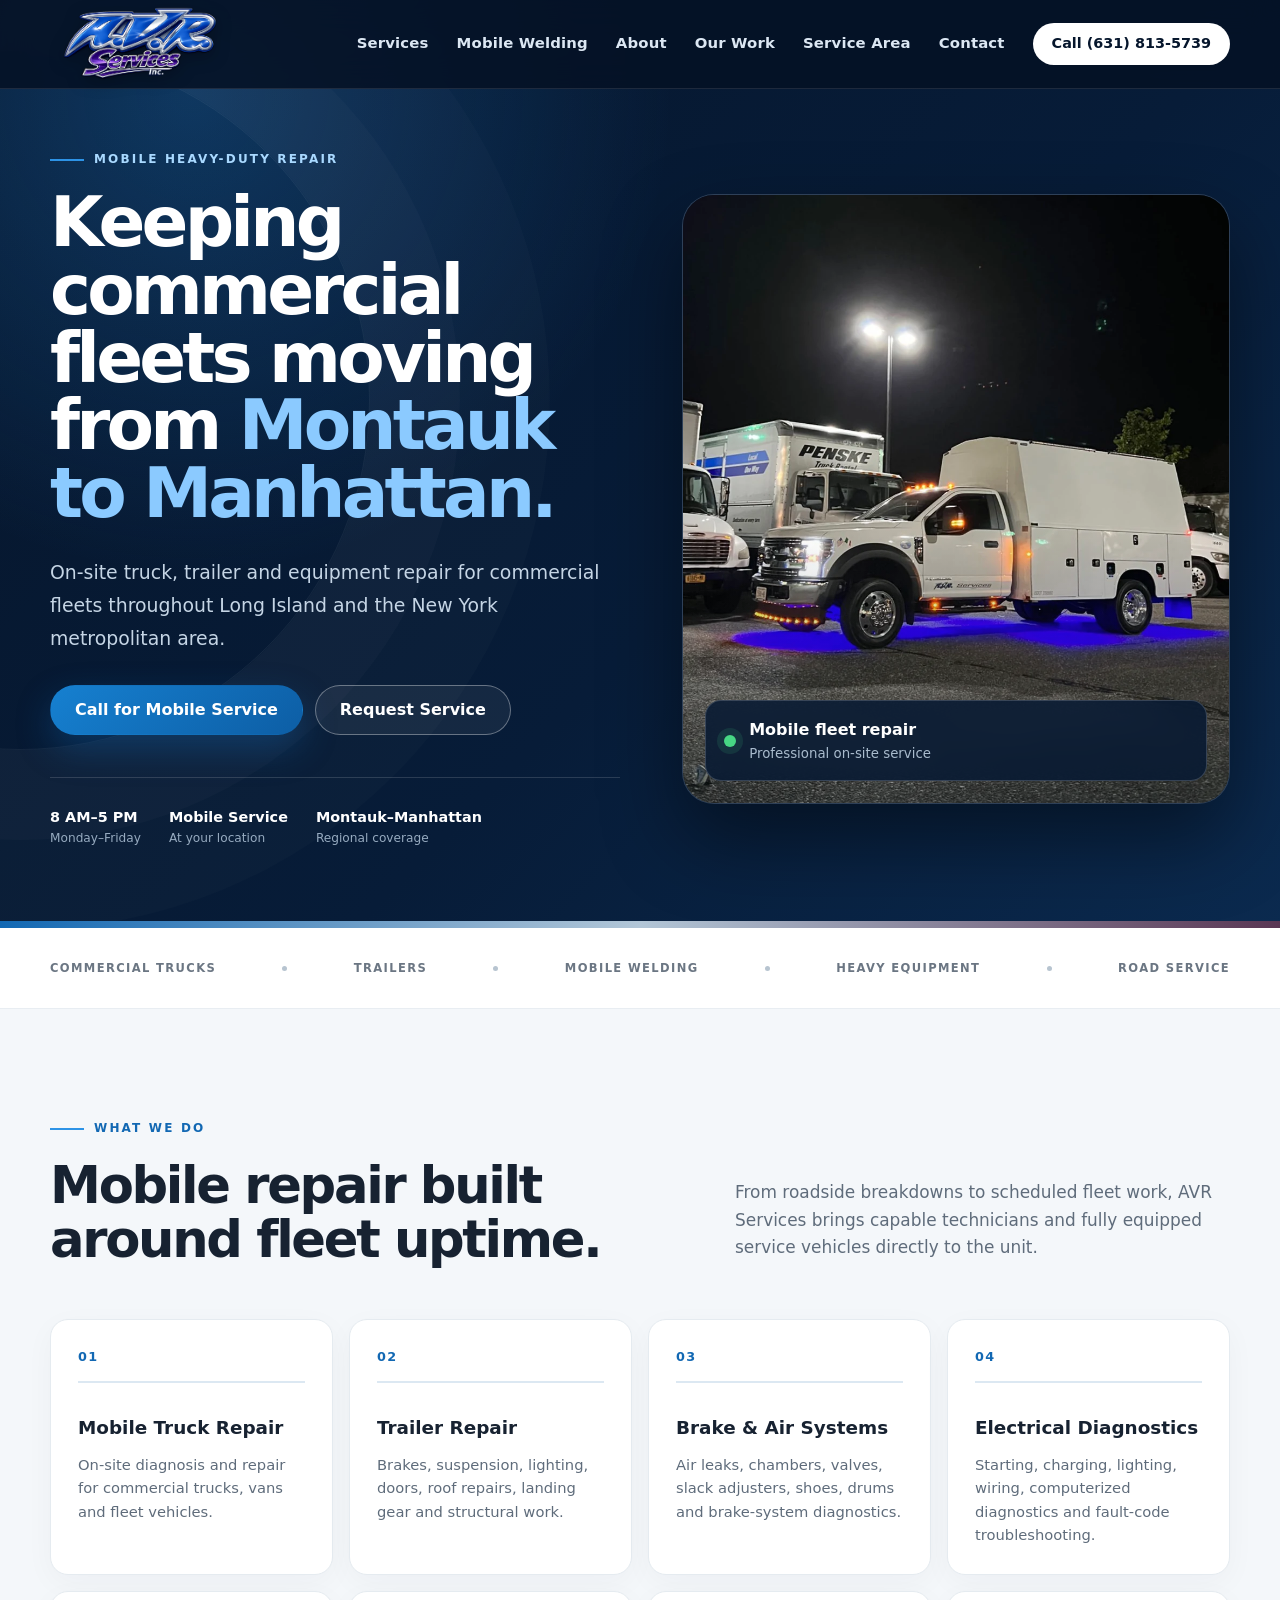
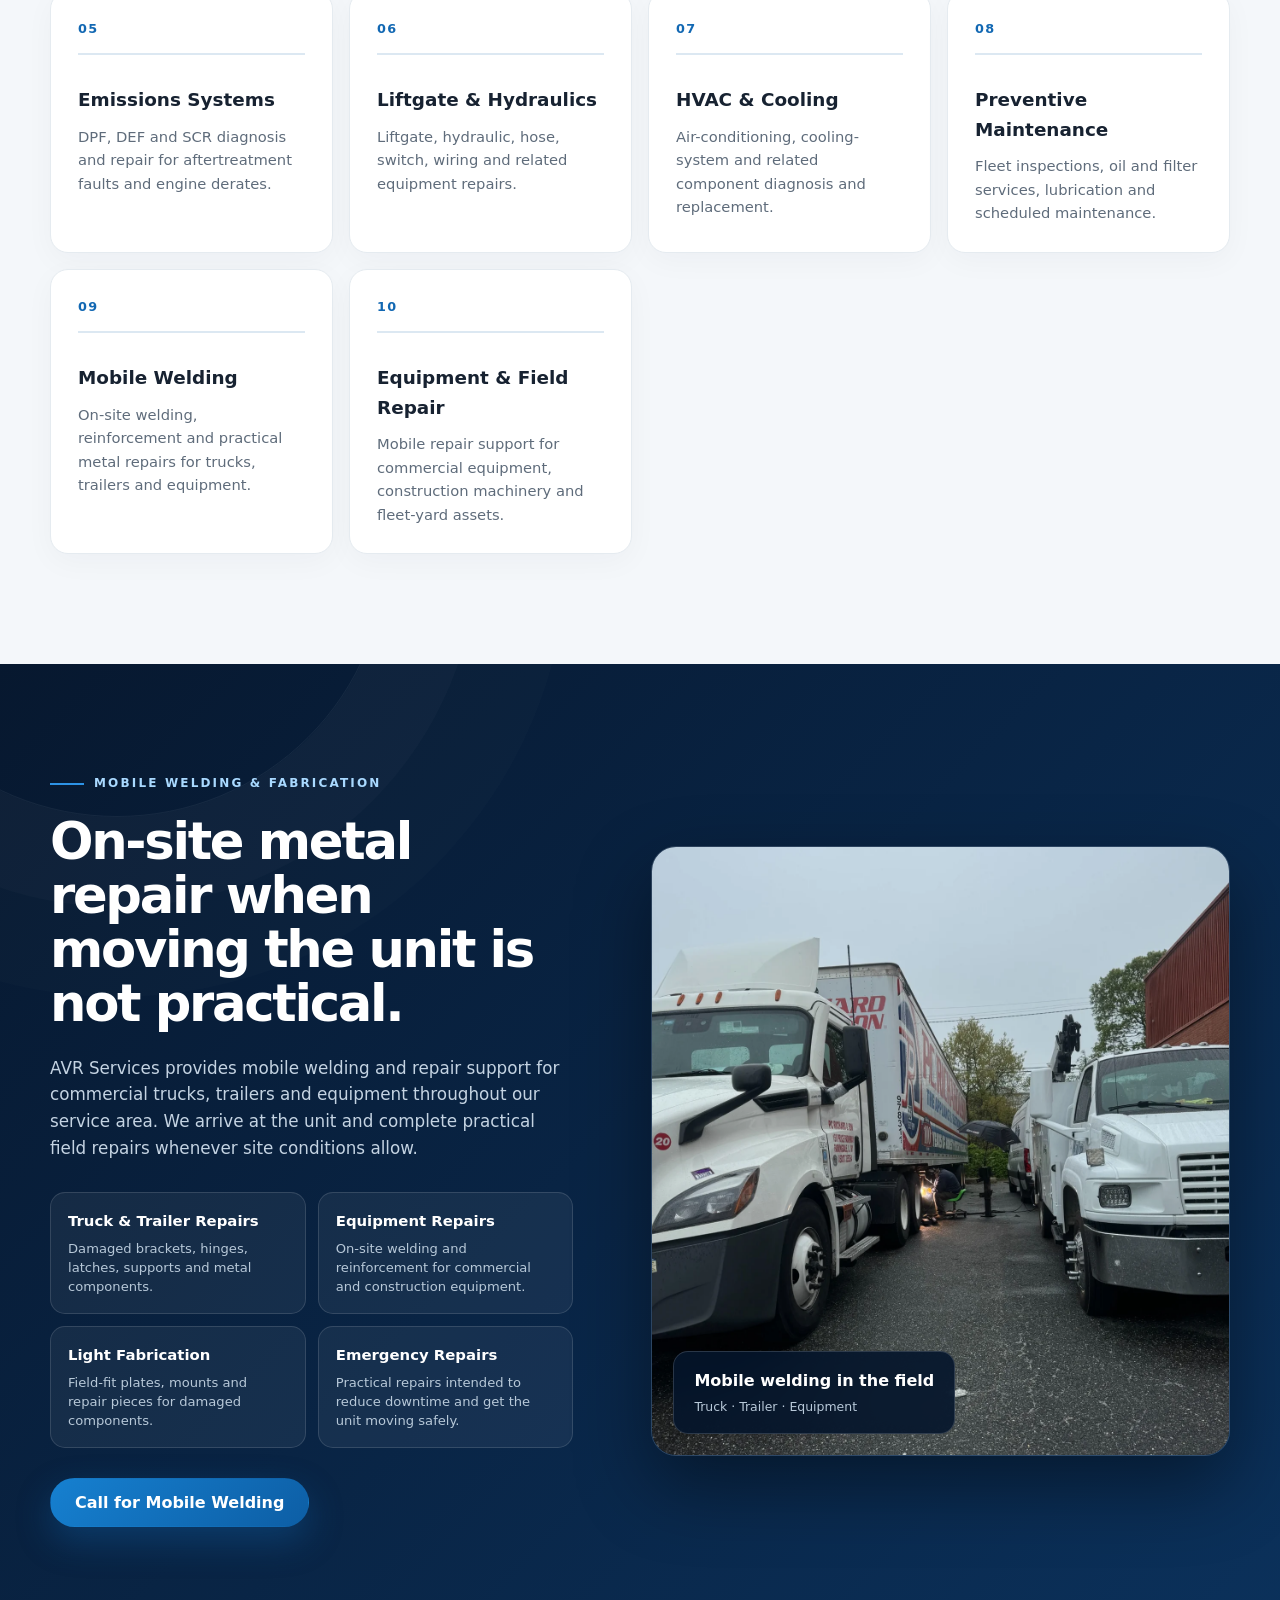
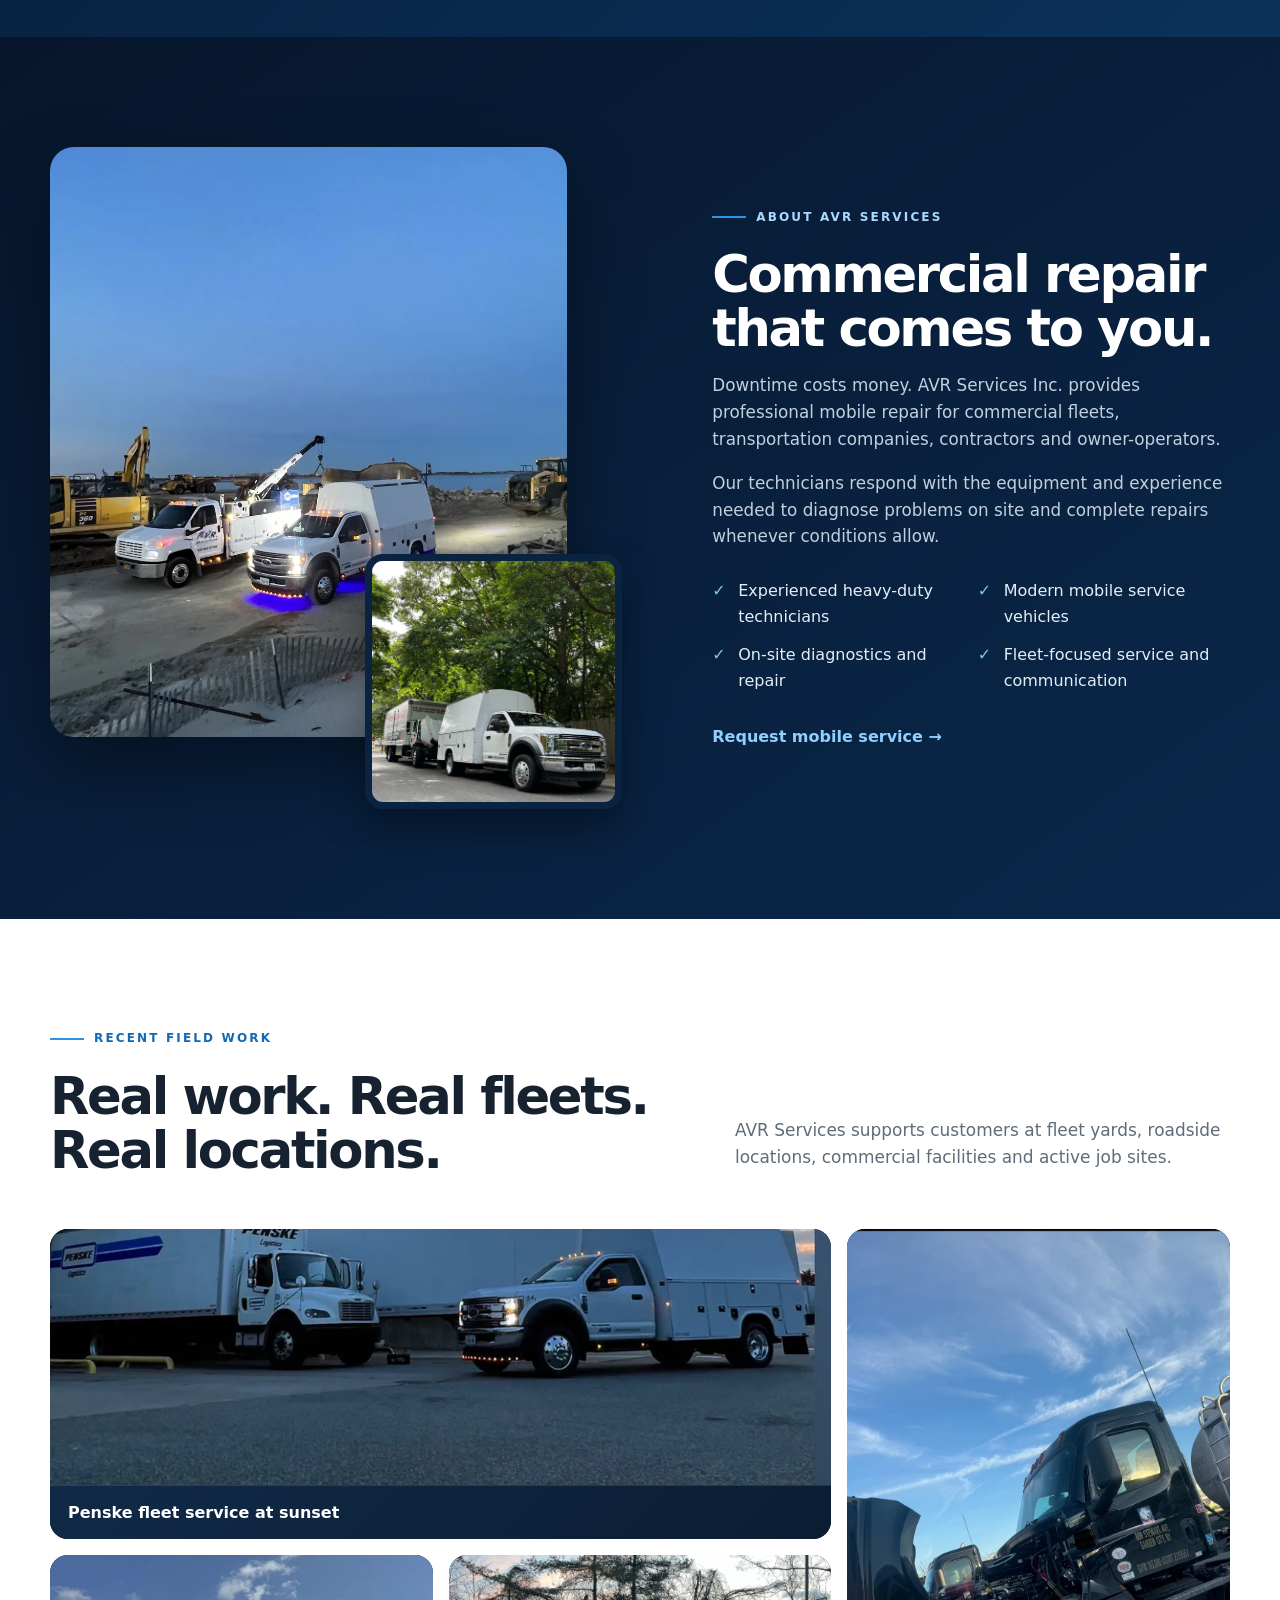
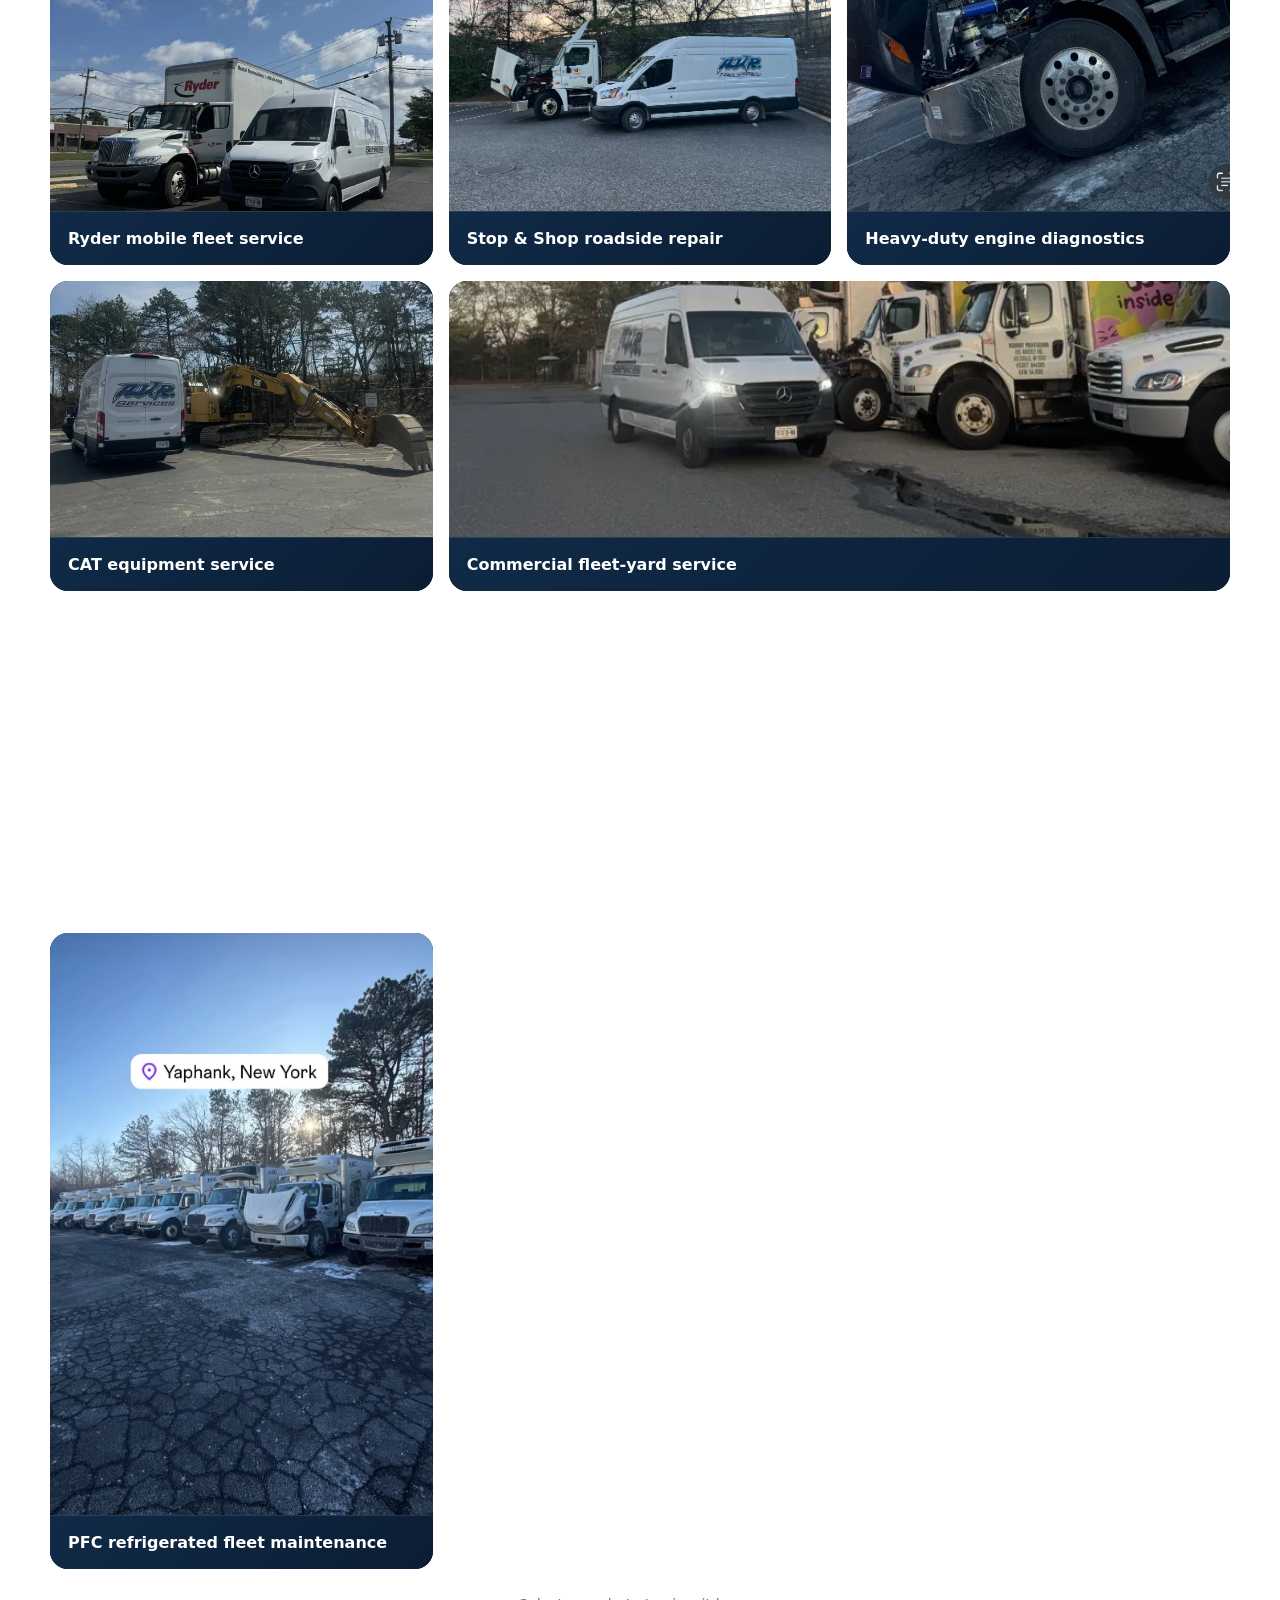
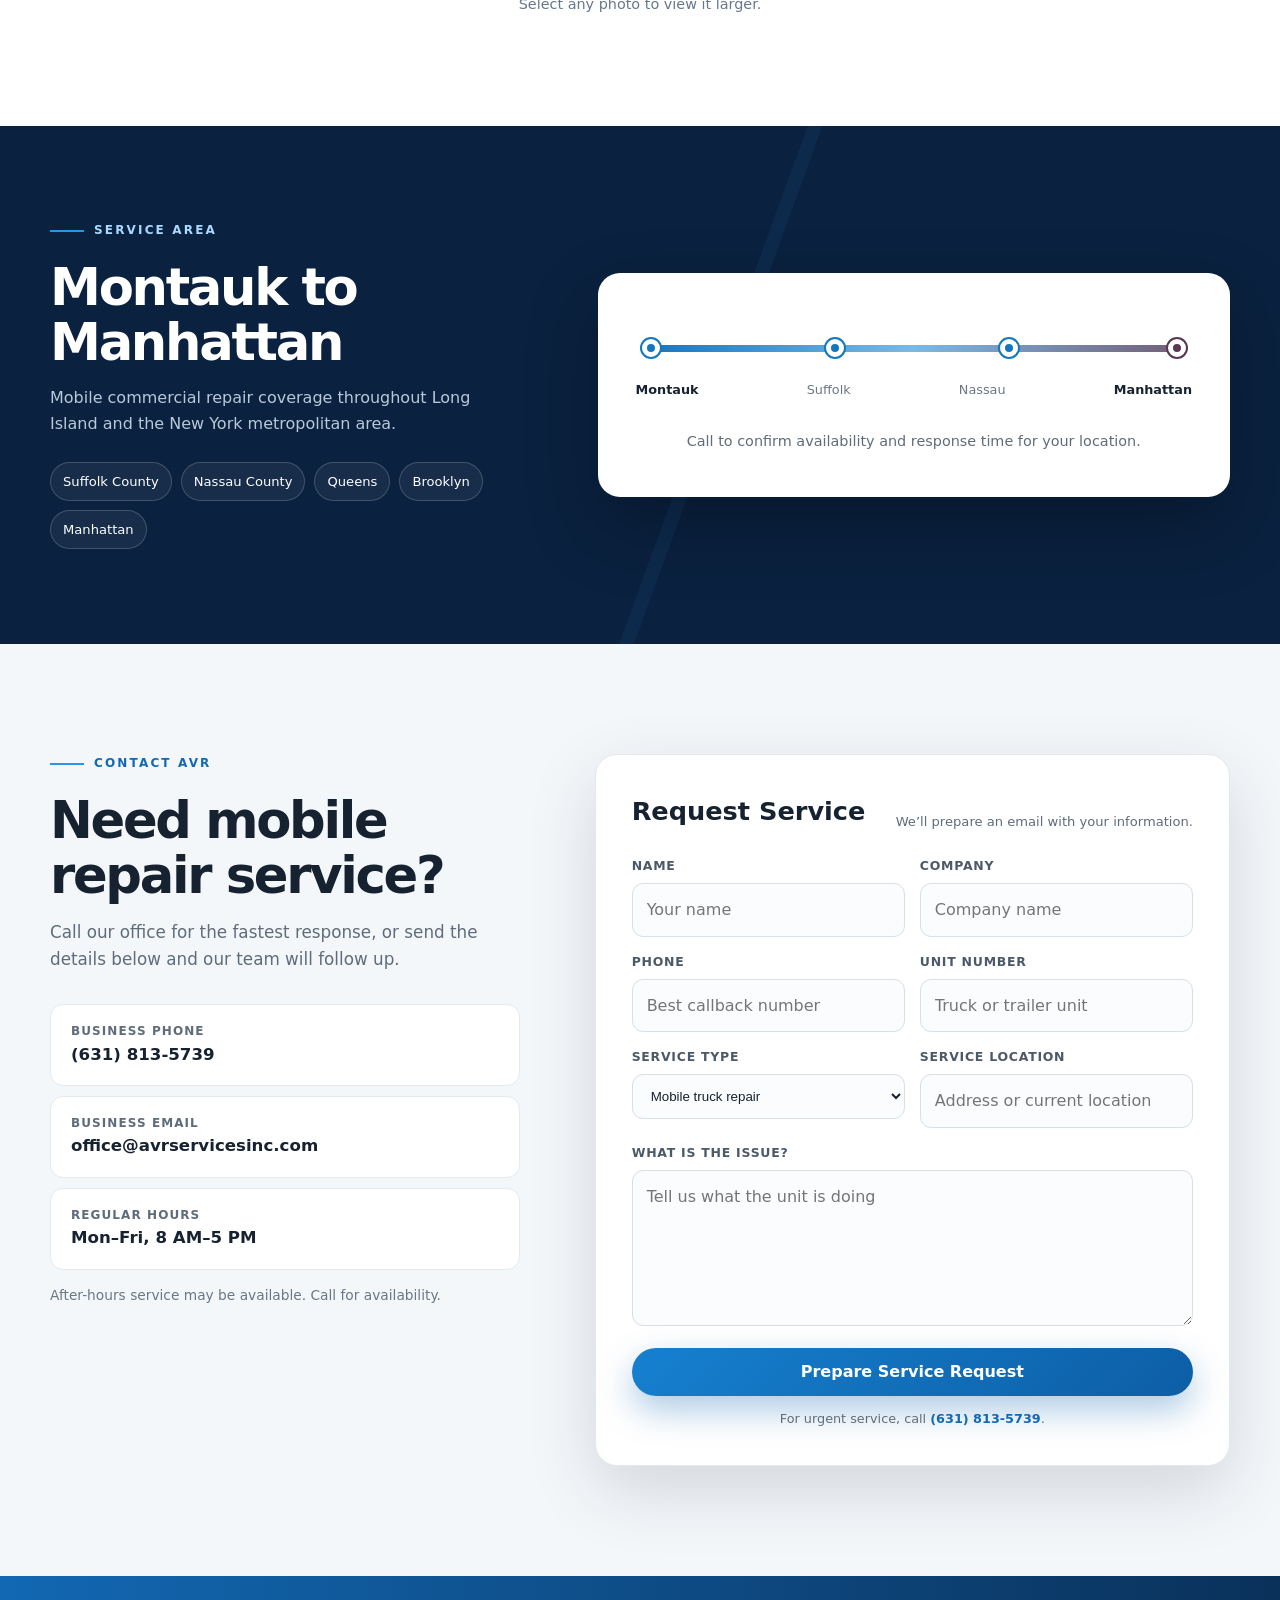
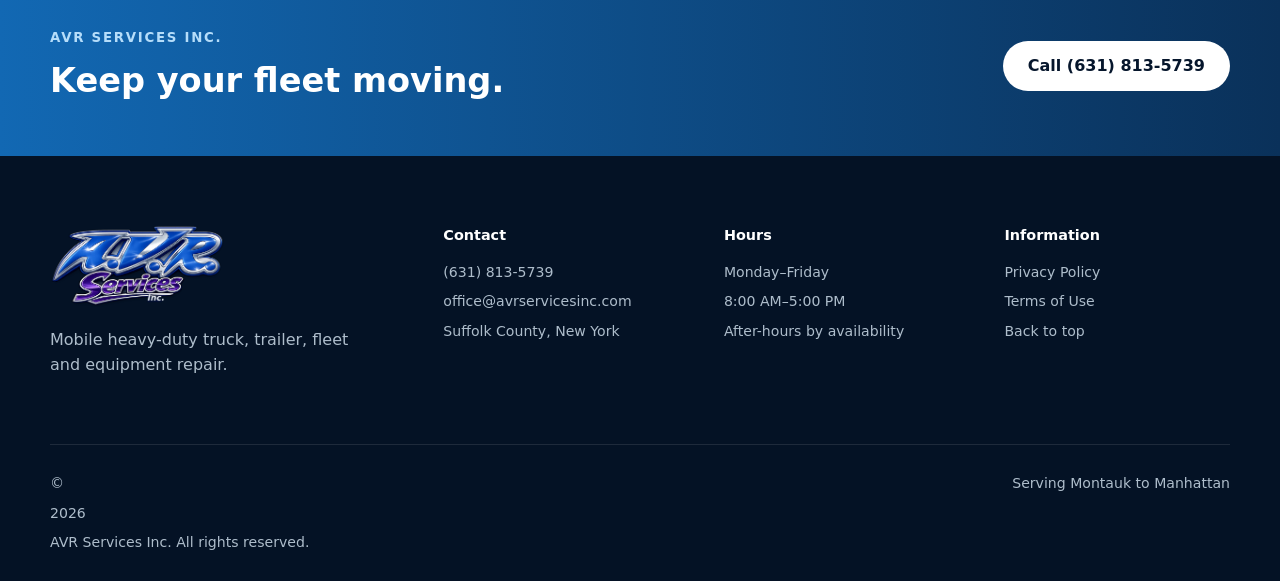
<file: index.html>
<!doctype html>
<!DOCTYPE html>

<html lang="en">
<head>
<meta charset="utf-8"/>
<meta content="width=device-width, initial-scale=1" name="viewport"/>
<meta content="AVR Services Inc. provides mobile heavy-duty truck, trailer, fleet and equipment repair from Montauk to Manhattan." name="description"/>
<meta content="#071a33" name="theme-color"/>
<title>AVR Services Inc. | Mobile Truck &amp; Trailer Repair</title>
<link href="assets/favicon.png" rel="icon"/>
<link href="styles.css" rel="stylesheet"/>
<link href="https://avrservicesinc.com/" rel="canonical"/>
<meta content="website" property="og:type"/>
<meta content="AVR Services Inc. | Mobile Truck, Trailer &amp; Equipment Repair" property="og:title"/>
<meta content="Professional mobile heavy-duty truck, trailer, welding and equipment repair serving Montauk to Manhattan." property="og:description"/>
<meta content="https://avrservicesinc.com/" property="og:url"/>
<meta content="https://avrservicesinc.com/assets/night-hero.webp" property="og:image"/>
<meta content="summary_large_image" name="twitter:card"/>
<meta content="AVR Services Inc. | Mobile Truck, Trailer &amp; Equipment Repair" name="twitter:title"/>
<meta content="Professional mobile heavy-duty truck, trailer, welding and equipment repair serving Montauk to Manhattan." name="twitter:description"/>
<meta content="https://avrservicesinc.com/assets/night-hero.webp" name="twitter:image"/>
<script type="application/ld+json">
{
  "@context": "https://schema.org",
  "@type": "AutoRepair",
  "name": "AVR Services Inc.",
  "url": "https://avrservicesinc.com/",
  "telephone": "+1-631-813-5739",
  "email": "office@avrservicesinc.com",
  "description": "Mobile heavy-duty truck, trailer, welding and equipment repair serving Long Island and the New York metropolitan area.",
  "areaServed": ["Suffolk County", "Nassau County", "Queens", "Brooklyn", "Manhattan", "Long Island"],
  "openingHours": "Mo-Fr 08:00-17:00",
  "image": "https://avrservicesinc.com/assets/night-hero.webp"
}
</script>
</head>
<body>
<a class="skip-link" href="#main">Skip to content</a>
<header class="site-header" id="top">
<div class="container nav-wrap">
<a aria-label="AVR Services home" class="brand" href="#top">
<img alt="AVR Services Inc." src="assets/avr-logo.png"/>
</a>
<details class="mobile-menu"><summary aria-label="Open navigation menu">Menu</summary><nav aria-label="Mobile navigation" class="mobile-menu-links"><a href="#services">Services</a><a href="#welding">Mobile Welding</a><a href="#about">About</a><a href="#gallery">Our Work</a><a href="#service-area">Service Area</a><a href="#contact">Contact</a></nav></details>
<nav aria-label="Main navigation" class="site-nav" id="site-nav">
<a href="#services">Services</a>
<a href="#welding">Mobile Welding</a>
<a href="#about">About</a>
<a href="#gallery">Our Work</a>
<a href="#service-area">Service Area</a>
<a href="#contact">Contact</a>
</nav>
<a class="button button-small nav-call" href="tel:+16318135739">Call (631) 813-5739</a>
</div>
</header>
<main id="main">
<section class="hero">
<div class="hero-glow"></div>
<div class="container hero-grid">
<div class="hero-copy reveal">
<p class="eyebrow"><span></span> Mobile Heavy-Duty Repair</p>
<h1>Keeping commercial fleets moving from <em>Montauk to Manhattan.</em></h1>
<p class="hero-lead">On-site truck, trailer and equipment repair for commercial fleets throughout Long Island and the New York metropolitan area.</p>
<div class="hero-actions">
<a class="button button-primary" href="tel:+16318135739">Call for Mobile Service</a>
<a class="button button-ghost" href="#contact">Request Service</a>
</div>
<div aria-label="Company details" class="hero-meta">
<div><strong>8 AM–5 PM</strong><span>Monday–Friday</span></div>
<div><strong>Mobile Service</strong><span>At your location</span></div>
<div><strong>Montauk–Manhattan</strong><span>Regional coverage</span></div>
</div>
</div>
<div class="hero-photo reveal reveal-delay">
<div class="hero-photo-frame">
<img alt="AVR Services mobile service truck ready for nighttime road service" src="assets/night-hero.webp"/>
<div class="photo-badge">
<span class="pulse"></span>
<div><strong>Mobile fleet repair</strong><small>Professional on-site service</small></div>
</div>
</div>
</div>
</div>
<div class="hero-stripe"></div>
</section>
<section aria-label="Service highlights" class="trust-bar">
<div class="container trust-grid">
<span>Commercial Trucks</span><i></i><span>Trailers</span><i></i><span>Mobile Welding</span><i></i><span>Heavy Equipment</span><i></i><span>Road Service</span>
</div>
</section>
<section class="section services" id="services">
<div class="container">
<div class="section-heading reveal">
<div><p class="eyebrow dark"><span></span> What We Do</p><h2>Mobile repair built around fleet uptime.</h2></div>
<p>From roadside breakdowns to scheduled fleet work, AVR Services brings capable technicians and fully equipped service vehicles directly to the unit.</p>
</div>
<div class="service-grid">
<article class="service-card reveal"><div class="service-icon">01</div><h3>Mobile Truck Repair</h3><p>On-site diagnosis and repair for commercial trucks, vans and fleet vehicles.</p></article>
<article class="service-card reveal"><div class="service-icon">02</div><h3>Trailer Repair</h3><p>Brakes, suspension, lighting, doors, roof repairs, landing gear and structural work.</p></article>
<article class="service-card reveal"><div class="service-icon">03</div><h3>Brake &amp; Air Systems</h3><p>Air leaks, chambers, valves, slack adjusters, shoes, drums and brake-system diagnostics.</p></article>
<article class="service-card reveal"><div class="service-icon">04</div><h3>Electrical Diagnostics</h3><p>Starting, charging, lighting, wiring, computerized diagnostics and fault-code troubleshooting.</p></article>
<article class="service-card reveal"><div class="service-icon">05</div><h3>Emissions Systems</h3><p>DPF, DEF and SCR diagnosis and repair for aftertreatment faults and engine derates.</p></article>
<article class="service-card reveal"><div class="service-icon">06</div><h3>Liftgate &amp; Hydraulics</h3><p>Liftgate, hydraulic, hose, switch, wiring and related equipment repairs.</p></article>
<article class="service-card reveal"><div class="service-icon">07</div><h3>HVAC &amp; Cooling</h3><p>Air-conditioning, cooling-system and related component diagnosis and replacement.</p></article>
<article class="service-card reveal"><div class="service-icon">08</div><h3>Preventive Maintenance</h3><p>Fleet inspections, oil and filter services, lubrication and scheduled maintenance.</p></article>
<article class="service-card reveal"><div class="service-icon">09</div><h3>Mobile Welding</h3><p>On-site welding, reinforcement and practical metal repairs for trucks, trailers and equipment.</p></article>
<article class="service-card reveal"><div class="service-icon">10</div><h3>Equipment &amp; Field Repair</h3><p>Mobile repair support for commercial equipment, construction machinery and fleet-yard assets.</p></article>
</div>
</div>
</section>
<section class="welding-section" id="welding">
<div class="container welding-grid">
<div class="welding-copy reveal">
<p class="eyebrow"><span></span> Mobile Welding &amp; Fabrication</p>
<h2>On-site metal repair when moving the unit is not practical.</h2>
<p>AVR Services provides mobile welding and repair support for commercial trucks, trailers and equipment throughout our service area. We arrive at the unit and complete practical field repairs whenever site conditions allow.</p>
<div class="welding-list">
<div><strong>Truck &amp; Trailer Repairs</strong><span>Damaged brackets, hinges, latches, supports and metal components.</span></div>
<div><strong>Equipment Repairs</strong><span>On-site welding and reinforcement for commercial and construction equipment.</span></div>
<div><strong>Light Fabrication</strong><span>Field-fit plates, mounts and repair pieces for damaged components.</span></div>
<div><strong>Emergency Repairs</strong><span>Practical repairs intended to reduce downtime and get the unit moving safely.</span></div>
</div>
<a class="button button-primary" href="tel:+16318135739">Call for Mobile Welding</a>
</div>
<div class="welding-media reveal reveal-delay">
<img alt="AVR Services technician performing mobile welding on a commercial truck and trailer" loading="lazy" src="assets/mobile-welding.webp"/>
<div class="welding-badge"><strong>Mobile welding in the field</strong><span>Truck · Trailer · Equipment</span></div>
</div>
</div>
</section>
<section class="section about" id="about">
<div class="container about-grid">
<div class="about-media reveal">
<img alt="AVR Services trucks working at a heavy-equipment job site" class="about-main" src="assets/construction.webp"/>
<img alt="AVR Services mobile repair truck assisting a PC Richard commercial vehicle" class="about-inset" src="assets/pc-richard.webp"/>
</div>
<div class="about-copy reveal reveal-delay">
<p class="eyebrow"><span></span> About AVR Services</p>
<h2>Commercial repair that comes to you.</h2>
<p>Downtime costs money. AVR Services Inc. provides professional mobile repair for commercial fleets, transportation companies, contractors and owner-operators.</p>
<p>Our technicians respond with the equipment and experience needed to diagnose problems on site and complete repairs whenever conditions allow.</p>
<ul class="check-list">
<li>Experienced heavy-duty technicians</li>
<li>Modern mobile service vehicles</li>
<li>On-site diagnostics and repair</li>
<li>Fleet-focused service and communication</li>
</ul>
<a class="text-link" href="#contact">Request mobile service <span>→</span></a>
</div>
</div>
</section>
<section class="section gallery-section" id="gallery">
<div class="container">
<div class="section-heading reveal">
<div><p class="eyebrow dark"><span></span> Recent Field Work</p><h2>Real work. Real fleets. Real locations.</h2></div>
<p>AVR Services supports customers at fleet yards, roadside locations, commercial facilities and active job sites.</p>
</div>
<div class="gallery gallery-expanded">
<figure class="gallery-item gallery-wide reveal"><img alt="AVR Services mobile repair truck assisting a Penske fleet vehicle at sunset" loading="lazy" src="assets/penske-sunset.webp"/><figcaption>Penske fleet service at sunset</figcaption></figure>
<figure class="gallery-item gallery-tall reveal"><img alt="Commercial tractor with its hood open during heavy-duty diagnostics" loading="lazy" src="assets/black-cascadia.webp"/><figcaption>Heavy-duty engine diagnostics</figcaption></figure>
<figure class="gallery-item reveal"><img alt="AVR Services Sprinter van supporting a Ryder fleet vehicle" loading="lazy" src="assets/ryder-sprinter.webp"/><figcaption>Ryder mobile fleet service</figcaption></figure>
<figure class="gallery-item reveal"><img alt="AVR Services van beside a Stop and Shop commercial truck with its hood open" loading="lazy" src="assets/stop-shop.webp"/><figcaption>Stop &amp; Shop roadside repair</figcaption></figure>
<figure class="gallery-item reveal"><img alt="AVR Services van beside CAT heavy equipment" loading="lazy" src="assets/cat-excavator.webp"/><figcaption>CAT equipment service</figcaption></figure>
<figure class="gallery-item gallery-wide reveal"><img alt="Komatsu PC490 excavator undergoing field repair" loading="lazy" src="assets/komatsu-pc490.webp"/><figcaption>Commercial fleet-yard service</figcaption></figure>
<figure class="gallery-item reveal"><img alt="AVR Services van positioned beside a Coca-Cola commercial truck" loading="lazy" src="assets/coca-cola.webp"/><figcaption>Coca-Cola fleet service</figcaption></figure>
<figure class="gallery-item reveal"><img alt="AVR Services van supporting an A. Duie Pyle commercial fleet vehicle" loading="lazy" src="assets/duie-pyle.webp"/><figcaption>Komatsu PC490 field repair</figcaption></figure>
<figure class="gallery-item reveal"><img alt="PFC refrigerated trucks lined up at a fleet yard in Yaphank" loading="lazy" src="assets/pfc-fleet.webp"/><figcaption>A. Duie Pyle mobile service</figcaption></figure>
<figure class="gallery-item gallery-tall reveal"><img alt="Ryder commercial truck inside a repair facility with the hood open" loading="lazy" src="assets/ryder-shop.webp"/><figcaption>PFC refrigerated fleet maintenance</figcaption></figure>
<figure class="gallery-item gallery-wide reveal"><img alt="Commercial fleet vehicles lined up at a fleet yard" loading="lazy" src="assets/fleet-yard.webp"/><figcaption>Ryder shop repair</figcaption></figure>
</div>
<p class="gallery-note reveal">Select any photo to view it larger.</p>
</div>
</section>
<section class="service-area" id="service-area">
<div class="container area-grid">
<div class="area-copy reveal">
<p class="eyebrow"><span></span> Service Area</p>
<h2>Montauk to Manhattan</h2>
<p>Mobile commercial repair coverage throughout Long Island and the New York metropolitan area.</p>
<div class="area-tags"><span>Suffolk County</span><span>Nassau County</span><span>Queens</span><span>Brooklyn</span><span>Manhattan</span></div>
</div>
<div aria-label="Service route illustration" class="route-card reveal reveal-delay">
<div class="route-line"><span class="route-dot start"></span><span class="route-dot middle one"></span><span class="route-dot middle two"></span><span class="route-dot end"></span></div>
<div class="route-labels"><strong>Montauk</strong><span>Suffolk</span><span>Nassau</span><strong>Manhattan</strong></div>
<p>Call to confirm availability and response time for your location.</p>
</div>
</div>
</section>
<section class="section contact" id="contact">
<div class="container contact-grid">
<div class="contact-copy reveal">
<p class="eyebrow dark"><span></span> Contact AVR</p>
<h2>Need mobile repair service?</h2>
<p>Call our office for the fastest response, or send the details below and our team will follow up.</p>
<div class="contact-cards">
<a href="tel:+16318135739"><small>Business phone</small><strong>(631) 813-5739</strong></a>
<a href="mailto:office@avrservicesinc.com"><small>Business email</small><strong>office@avrservicesinc.com</strong></a>
<div><small>Regular hours</small><strong>Mon–Fri, 8 AM–5 PM</strong></div>
</div>
<p class="after-hours">After-hours service may be available. Call for availability.</p>
</div>
<form class="service-form reveal reveal-delay" id="service-form">
<div class="form-heading"><h3>Request Service</h3><span>We’ll prepare an email with your information.</span></div>
<div class="field-row">
<label><span>Name</span><input autocomplete="name" name="name" placeholder="Your name" required=""/></label>
<label><span>Company</span><input autocomplete="organization" name="company" placeholder="Company name"/></label>
</div>
<div class="field-row">
<label><span>Phone</span><input autocomplete="tel" name="phone" placeholder="Best callback number" required="" type="tel"/></label>
<label><span>Unit number</span><input name="unit" placeholder="Truck or trailer unit"/></label>
</div>
<div class="field-row">
<label><span>Service type</span><select name="service"><option>Mobile truck repair</option><option>Trailer repair</option><option>Mobile welding</option><option>Equipment repair</option><option>Preventive maintenance</option><option>Other</option></select></label>
<label><span>Service location</span><input autocomplete="street-address" name="location" placeholder="Address or current location" required=""/></label>
</div>
<label><span>What is the issue?</span><textarea name="issue" placeholder="Tell us what the unit is doing" required="" rows="5"></textarea></label>
<button class="button button-primary form-submit" type="submit">Prepare Service Request</button>
<p class="form-note">For urgent service, call <a href="tel:+16318135739">(631) 813-5739</a>.</p>
</form>
</div>
</section>
<section class="final-cta">
<div class="container final-cta-inner reveal">
<div><small>AVR Services Inc.</small><h2>Keep your fleet moving.</h2></div>
<a class="button button-light" href="tel:+16318135739">Call (631) 813-5739</a>
</div>
</section>
</main>
<footer class="site-footer">
<div class="container footer-grid">
<div class="footer-brand"><img alt="AVR Services Inc." src="assets/avr-logo.png"/><p>Mobile heavy-duty truck, trailer, fleet and equipment repair.</p></div>
<div><h3>Contact</h3><a href="tel:+16318135739">(631) 813-5739</a><a href="mailto:office@avrservicesinc.com">office@avrservicesinc.com</a><span>Suffolk County, New York</span></div>
<div><h3>Hours</h3><span>Monday–Friday</span><span>8:00 AM–5:00 PM</span><span>After-hours by availability</span></div>
<div><h3>Information</h3><a href="privacy.html">Privacy Policy</a><a href="terms.html">Terms of Use</a><a href="#top">Back to top</a></div>
</div>
<div class="container footer-bottom"><span>© <span id="year"></span> AVR Services Inc. All rights reserved.</span><span>Serving Montauk to Manhattan</span></div>
</footer>
<div class="mobile-call-bar"><a href="tel:+16318135739">Call AVR Services · (631) 813-5739</a></div>
<script src="script.js"></script>
<script>
  // Inline mobile-menu fallback so navigation also works in phone/file preview viewers.
  (function () {
    function setupMobileMenu() {
      var button = document.querySelector('.menu-button');
      var nav = document.querySelector('.site-nav');
      var header = document.querySelector('.site-header');
      if (!button || !nav || button.dataset.menuReady === 'true') return;
      button.dataset.menuReady = 'true';
      function setOpen(open) {
        button.setAttribute('aria-expanded', String(open));
        button.setAttribute('aria-label', open ? 'Close navigation menu' : 'Open navigation menu');
        nav.classList.toggle('open', open);
        document.body.classList.toggle('menu-open', open);
      }
      button.addEventListener('click', function (event) {
        event.preventDefault();
        event.stopPropagation();
        setOpen(button.getAttribute('aria-expanded') !== 'true');
      });
      nav.querySelectorAll('a[href^="#"]').forEach(function (link) {
        link.addEventListener('click', function (event) {
          var target = document.querySelector(link.getAttribute('href'));
          if (!target) return;
          event.preventDefault();
          setOpen(false);
          var offset = header ? header.offsetHeight : 74;
          var top = target.getBoundingClientRect().top + window.pageYOffset - offset + 1;
          window.scrollTo({ top: top, behavior: 'smooth' });
        });
      });
      document.addEventListener('click', function (event) {
        if (button.getAttribute('aria-expanded') === 'true' && !nav.contains(event.target) && !button.contains(event.target)) setOpen(false);
      });
      window.addEventListener('resize', function () { if (window.innerWidth > 980) setOpen(false); });
    }
    if (document.readyState === 'loading') document.addEventListener('DOMContentLoaded', setupMobileMenu);
    else setupMobileMenu();
  })();
  </script>
</body>
</html>
</file>
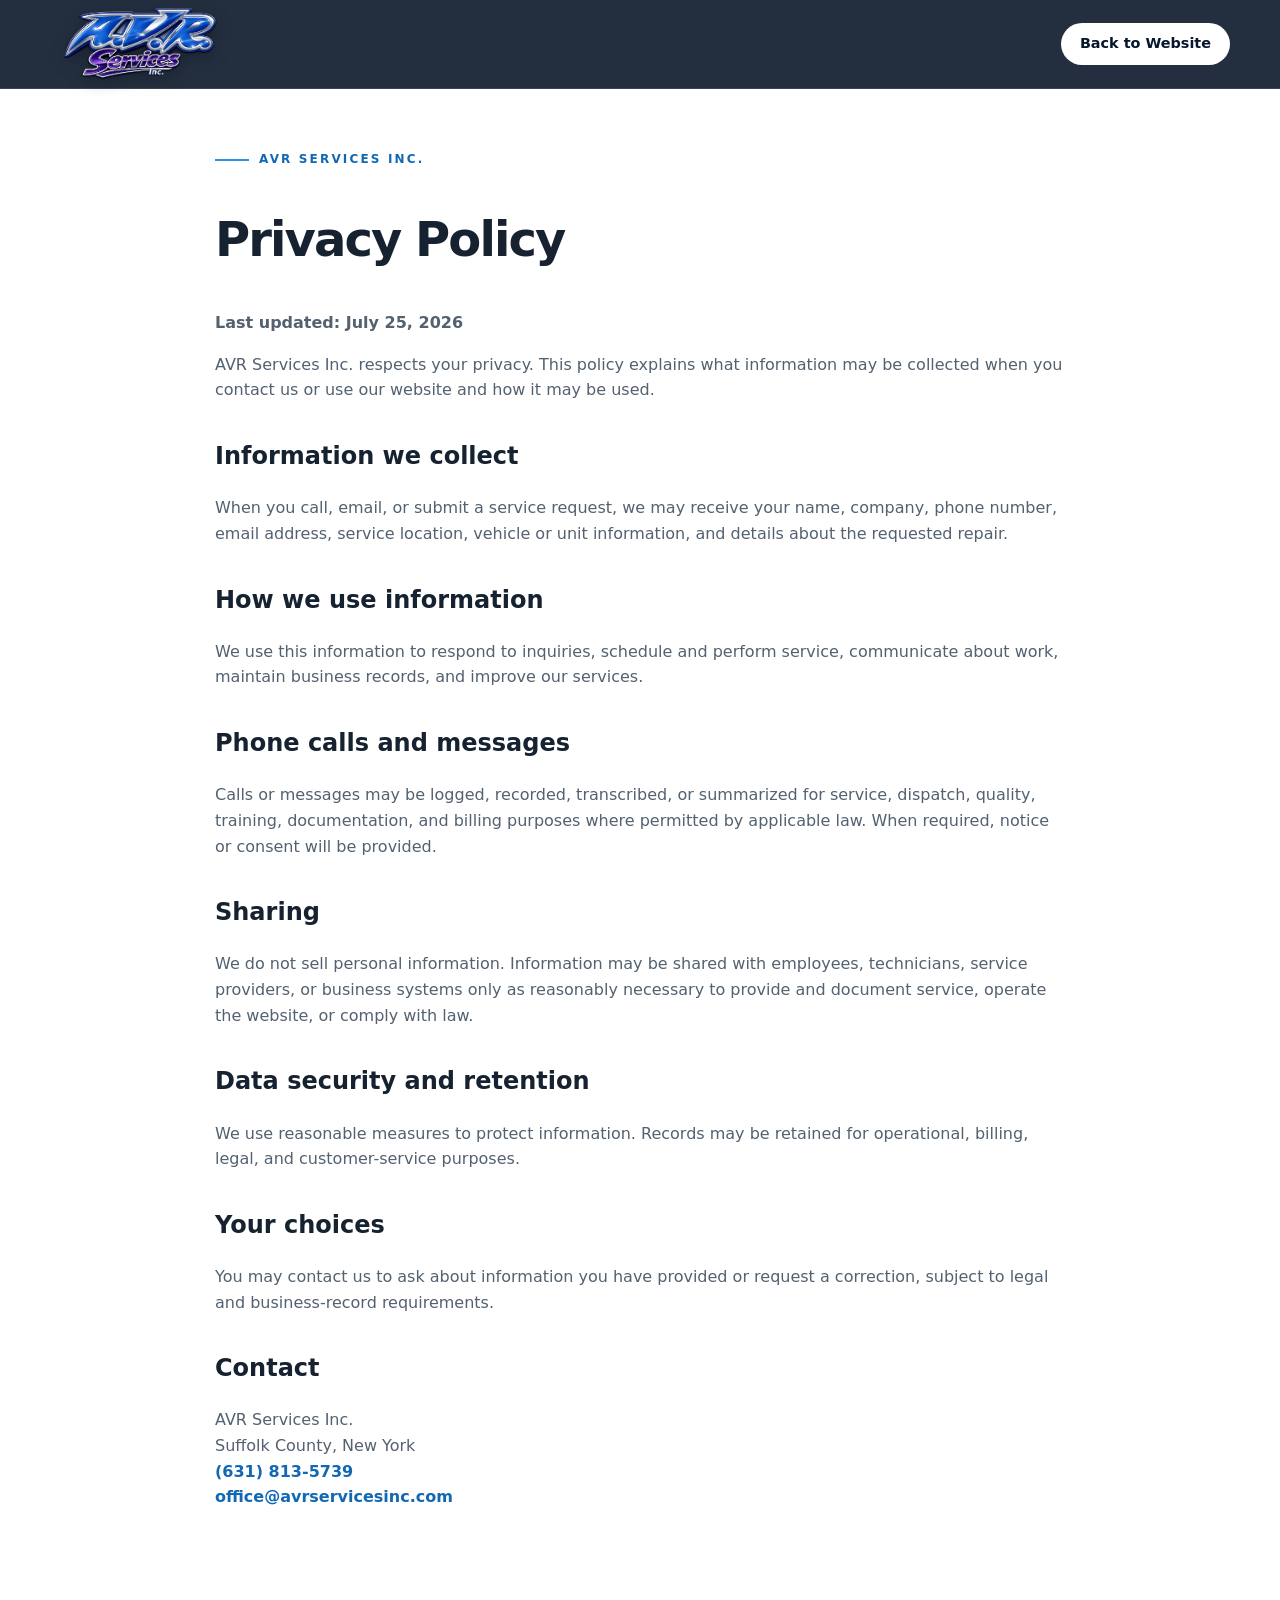
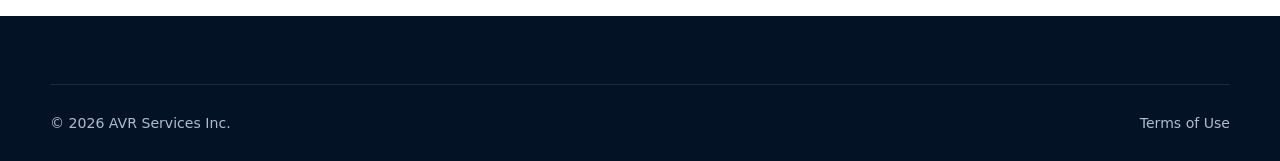
<file: privacy.html>
<!doctype html>
<html lang="en"><head><meta charset="utf-8"><meta name="viewport" content="width=device-width,initial-scale=1"><title>Privacy Policy | AVR Services Inc.</title><link rel="stylesheet" href="styles.css"><style>.legal{padding:150px 0 90px;max-width:850px}.legal h1{font-size:3rem;letter-spacing:-.04em}.legal h2{margin-top:34px}.legal p,.legal li{color:#536170}.legal a{color:#1268b3;font-weight:700}</style></head>
<body><header class="site-header"><div class="container nav-wrap"><a class="brand" href="index.html"><img src="assets/avr-logo.png" alt="AVR Services Inc."></a><a class="button button-small nav-call" style="margin-left:auto" href="index.html">Back to Website</a></div></header><main class="container legal"><p class="eyebrow dark"><span></span>AVR Services Inc.</p><h1>Privacy Policy</h1><p><strong>Last updated: July 25, 2026</strong></p><p>AVR Services Inc. respects your privacy. This policy explains what information may be collected when you contact us or use our website and how it may be used.</p><h2>Information we collect</h2><p>When you call, email, or submit a service request, we may receive your name, company, phone number, email address, service location, vehicle or unit information, and details about the requested repair.</p><h2>How we use information</h2><p>We use this information to respond to inquiries, schedule and perform service, communicate about work, maintain business records, and improve our services.</p><h2>Phone calls and messages</h2><p>Calls or messages may be logged, recorded, transcribed, or summarized for service, dispatch, quality, training, documentation, and billing purposes where permitted by applicable law. When required, notice or consent will be provided.</p><h2>Sharing</h2><p>We do not sell personal information. Information may be shared with employees, technicians, service providers, or business systems only as reasonably necessary to provide and document service, operate the website, or comply with law.</p><h2>Data security and retention</h2><p>We use reasonable measures to protect information. Records may be retained for operational, billing, legal, and customer-service purposes.</p><h2>Your choices</h2><p>You may contact us to ask about information you have provided or request a correction, subject to legal and business-record requirements.</p><h2>Contact</h2><p>AVR Services Inc.<br>Suffolk County, New York<br><a href="tel:+16318135739">(631) 813-5739</a><br><a href="mailto:office@avrservicesinc.com">office@avrservicesinc.com</a></p></main><footer class="site-footer"><div class="container footer-bottom" style="margin-top:0"><span>© 2026 AVR Services Inc.</span><a href="terms.html">Terms of Use</a></div></footer></body></html>
</file>
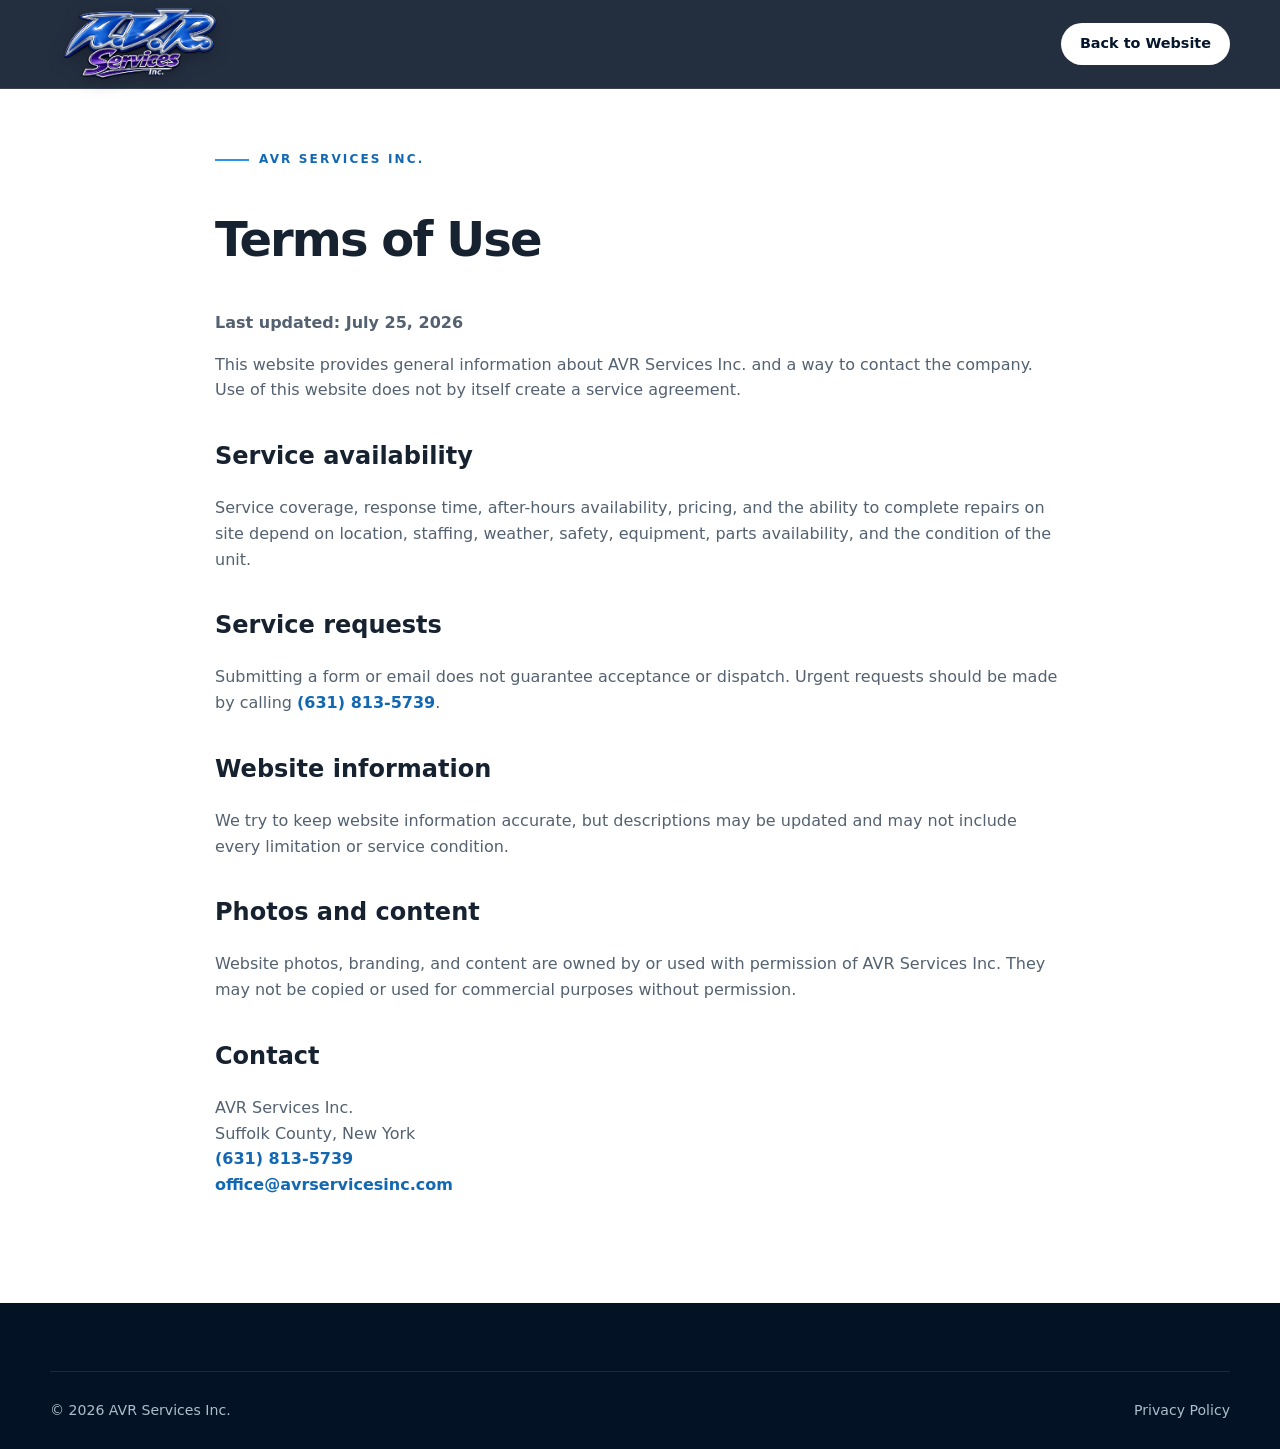
<file: terms.html>
<!doctype html>
<html lang="en"><head><meta charset="utf-8"><meta name="viewport" content="width=device-width,initial-scale=1"><title>Terms of Use | AVR Services Inc.</title><link rel="stylesheet" href="styles.css"><style>.legal{padding:150px 0 90px;max-width:850px}.legal h1{font-size:3rem;letter-spacing:-.04em}.legal h2{margin-top:34px}.legal p,.legal li{color:#536170}.legal a{color:#1268b3;font-weight:700}</style></head>
<body><header class="site-header"><div class="container nav-wrap"><a class="brand" href="index.html"><img src="assets/avr-logo.png" alt="AVR Services Inc."></a><a class="button button-small nav-call" style="margin-left:auto" href="index.html">Back to Website</a></div></header><main class="container legal"><p class="eyebrow dark"><span></span>AVR Services Inc.</p><h1>Terms of Use</h1><p><strong>Last updated: July 25, 2026</strong></p><p>This website provides general information about AVR Services Inc. and a way to contact the company. Use of this website does not by itself create a service agreement.</p><h2>Service availability</h2><p>Service coverage, response time, after-hours availability, pricing, and the ability to complete repairs on site depend on location, staffing, weather, safety, equipment, parts availability, and the condition of the unit.</p><h2>Service requests</h2><p>Submitting a form or email does not guarantee acceptance or dispatch. Urgent requests should be made by calling <a href="tel:+16318135739">(631) 813-5739</a>.</p><h2>Website information</h2><p>We try to keep website information accurate, but descriptions may be updated and may not include every limitation or service condition.</p><h2>Photos and content</h2><p>Website photos, branding, and content are owned by or used with permission of AVR Services Inc. They may not be copied or used for commercial purposes without permission.</p><h2>Contact</h2><p>AVR Services Inc.<br>Suffolk County, New York<br><a href="tel:+16318135739">(631) 813-5739</a><br><a href="mailto:office@avrservicesinc.com">office@avrservicesinc.com</a></p></main><footer class="site-footer"><div class="container footer-bottom" style="margin-top:0"><span>© 2026 AVR Services Inc.</span><a href="privacy.html">Privacy Policy</a></div></footer></body></html>
</file>
<file: styles.css>
:root {
  --navy:#06162c;
  --navy-2:#0a2344;
  --blue:#1268b3;
  --blue-bright:#2d93e6;
  --purple:#593653;
  --silver:#d9e1e8;
  --ink:#172231;
  --muted:#5f6c7b;
  --off:#f4f7fa;
  --white:#fff;
  --shadow:0 24px 70px rgba(5,22,44,.14);
  --radius:22px;
}
*{box-sizing:border-box}
html{scroll-behavior:smooth}
body{margin:0;font-family:Inter,ui-sans-serif,system-ui,-apple-system,"Segoe UI",Arial,sans-serif;color:var(--ink);background:#fff;line-height:1.6}
img{max-width:100%;display:block}
a{color:inherit;text-decoration:none}
button,input,textarea{font:inherit}
.container{width:min(1180px,calc(100% - 40px));margin-inline:auto}
.sr-only{position:absolute;width:1px;height:1px;padding:0;margin:-1px;overflow:hidden;clip:rect(0,0,0,0);white-space:nowrap;border:0}
.skip-link{position:fixed;left:12px;top:-60px;z-index:999;background:#fff;color:#000;padding:10px 16px;border-radius:8px}.skip-link:focus{top:12px}

.site-header{position:fixed;inset:0 0 auto;z-index:100;background:rgba(5,18,37,.88);backdrop-filter:blur(16px);border-bottom:1px solid rgba(255,255,255,.1);transition:.3s}
.site-header.scrolled{background:rgba(5,18,37,.97);box-shadow:0 10px 30px rgba(0,0,0,.18)}
.nav-wrap{height:88px;display:flex;align-items:center;gap:28px}
.brand{width:180px;flex:none}.brand img{width:100%;max-height:76px;object-fit:contain;filter:drop-shadow(0 4px 8px rgba(0,0,0,.25))}
.site-nav{display:flex;align-items:center;gap:28px;margin-left:auto}.site-nav a{color:#dce7f3;font-size:.93rem;font-weight:700;letter-spacing:.01em;transition:.2s}.site-nav a:hover{color:#fff}
.button{display:inline-flex;align-items:center;justify-content:center;gap:9px;border:1px solid transparent;border-radius:999px;padding:15px 24px;font-weight:800;line-height:1.1;cursor:pointer;transition:transform .2s,box-shadow .2s,background .2s,border .2s}
.button:hover{transform:translateY(-2px)}
.button-small{padding:12px 18px;font-size:.9rem}
.nav-call{background:#fff;color:var(--navy);white-space:nowrap}
.menu-button{display:none;margin-left:auto;background:none;border:0;padding:8px}.menu-button span:not(.sr-only){display:block;width:25px;height:2px;background:#fff;margin:5px}

.hero{position:relative;overflow:hidden;background:radial-gradient(circle at 15% 10%,rgba(33,123,201,.32),transparent 35%),linear-gradient(135deg,#06162c 0%,#071c38 58%,#0b2a4f 100%);padding:150px 0 80px;color:#fff;min-height:760px}
.hero-glow{position:absolute;width:700px;height:700px;border:1px solid rgba(255,255,255,.06);border-radius:50%;left:-330px;top:50px;box-shadow:0 0 0 90px rgba(255,255,255,.018),0 0 0 180px rgba(255,255,255,.015)}
.hero-grid{position:relative;display:grid;grid-template-columns:1.02fr .98fr;gap:62px;align-items:center}
.eyebrow{margin:0 0 20px;text-transform:uppercase;letter-spacing:.18em;font-weight:900;font-size:.75rem;color:#a9d9ff;display:flex;align-items:center;gap:10px}.eyebrow span{width:34px;height:2px;background:var(--blue-bright)}.eyebrow.dark{color:var(--blue)}
.hero h1{font-size:clamp(2.8rem,5.4vw,5.2rem);line-height:.98;letter-spacing:-.055em;margin:0;max-width:700px}.hero h1 em{font-style:normal;color:#8bcaff}
.hero-lead{font-size:1.18rem;color:#c5d5e5;max-width:650px;margin:28px 0 30px;line-height:1.75}
.hero-actions{display:flex;gap:12px;flex-wrap:wrap}.button-primary{background:linear-gradient(135deg,#1680d0,#0d5ea5);color:#fff;box-shadow:0 14px 34px rgba(18,104,179,.35)}.button-primary:hover{box-shadow:0 18px 42px rgba(18,104,179,.48)}.button-ghost{border-color:rgba(255,255,255,.35);color:#fff;background:rgba(255,255,255,.06)}.button-ghost:hover{background:rgba(255,255,255,.13)}
.hero-meta{display:flex;gap:28px;margin-top:42px;padding-top:28px;border-top:1px solid rgba(255,255,255,.14)}.hero-meta div{display:flex;flex-direction:column}.hero-meta strong{font-size:.9rem}.hero-meta span{font-size:.76rem;color:#97abc0}
.hero-photo-frame{position:relative;border-radius:32px;overflow:hidden;box-shadow:0 35px 80px rgba(0,0,0,.45);border:1px solid rgba(255,255,255,.14);height:610px;background:#0c213d}.hero-photo-frame:after{content:"";position:absolute;inset:0;background:linear-gradient(to top,rgba(4,15,31,.4),transparent 45%);pointer-events:none}.hero-photo-frame>img{width:100%;height:100%;object-fit:cover;object-position:center 68%}
.photo-badge{position:absolute;z-index:2;left:22px;right:22px;bottom:22px;background:rgba(7,26,51,.88);backdrop-filter:blur(10px);border:1px solid rgba(255,255,255,.17);border-radius:16px;padding:16px 18px;display:flex;align-items:center;gap:13px}.photo-badge div{display:flex;flex-direction:column}.photo-badge small{color:#a9bbcd}.pulse{width:12px;height:12px;border-radius:50%;background:#47d784;box-shadow:0 0 0 7px rgba(71,215,132,.12)}
.hero-stripe{position:absolute;left:0;bottom:0;width:100%;height:7px;background:linear-gradient(90deg,var(--blue),#b2c6d7,var(--purple))}

.trust-bar{background:#fff;border-bottom:1px solid #e8edf2}.trust-grid{height:80px;display:flex;align-items:center;justify-content:space-between;gap:14px;color:#6b7683;text-transform:uppercase;font-size:.72rem;letter-spacing:.12em;font-weight:900}.trust-grid i{width:5px;height:5px;background:#b7c4d0;border-radius:50%}
.section{padding:110px 0}.section-heading{display:grid;grid-template-columns:1.1fr .9fr;gap:80px;align-items:end;margin-bottom:52px}.section-heading h2,.about h2,.service-area h2,.contact h2{font-size:clamp(2.2rem,4vw,3.7rem);line-height:1.06;letter-spacing:-.045em;margin:0}.section-heading>p{color:var(--muted);font-size:1.06rem;margin:0 0 6px}
.services{background:var(--off)}.service-grid{display:grid;grid-template-columns:repeat(4,1fr);gap:16px}.service-card{background:#fff;border:1px solid #e5ebf0;border-radius:18px;padding:27px;min-height:235px;transition:.25s;box-shadow:0 8px 30px rgba(10,34,68,.035)}.service-card:hover{transform:translateY(-6px);box-shadow:var(--shadow);border-color:#c8dcee}.service-icon{font-weight:900;color:var(--blue);font-size:.8rem;letter-spacing:.1em;border-bottom:2px solid #dce8f2;padding-bottom:14px;margin-bottom:30px}.service-card h3{font-size:1.15rem;margin:0 0 10px}.service-card p{color:var(--muted);font-size:.92rem;margin:0}

.welding-section{padding:110px 0;background:linear-gradient(135deg,#07182f,#0b315b);color:#fff;position:relative;overflow:hidden}
.welding-section:before{content:"";position:absolute;inset:-40% auto auto -12%;width:540px;height:540px;border-radius:50%;border:1px solid rgba(255,255,255,.06);box-shadow:0 0 0 90px rgba(255,255,255,.018),0 0 0 180px rgba(255,255,255,.012)}
.welding-grid{position:relative;display:grid;grid-template-columns:.95fr 1.05fr;gap:78px;align-items:center}
.welding-copy h2{font-size:clamp(2.2rem,4vw,3.7rem);line-height:1.06;letter-spacing:-.045em;margin:0 0 24px}
.welding-copy>p:not(.eyebrow){color:#c4d3e2;font-size:1.05rem}
.welding-list{display:grid;grid-template-columns:1fr 1fr;gap:12px;margin:30px 0}
.welding-list div{border:1px solid rgba(255,255,255,.13);background:rgba(255,255,255,.055);border-radius:15px;padding:17px}
.welding-list strong,.welding-list span{display:block}.welding-list strong{font-size:.93rem}.welding-list span{color:#b7c8d8;font-size:.82rem;margin-top:5px;line-height:1.45}
.welding-media{position:relative}.welding-media img{width:100%;height:610px;object-fit:cover;object-position:center 58%;border-radius:25px;box-shadow:0 30px 75px rgba(0,0,0,.42);border:1px solid rgba(255,255,255,.14)}
.welding-badge{position:absolute;left:22px;bottom:22px;background:rgba(5,22,44,.9);backdrop-filter:blur(10px);padding:16px 20px;border-radius:15px;border:1px solid rgba(255,255,255,.15)}
.welding-badge strong,.welding-badge span{display:block}.welding-badge span{font-size:.78rem;color:#b8c9d9;margin-top:3px}

.about{background:linear-gradient(145deg,#07162c,#0a284b);color:#fff;overflow:hidden}.about-grid{display:grid;grid-template-columns:1.05fr .95fr;gap:90px;align-items:center}.about-media{position:relative;padding:0 55px 72px 0}.about-main{width:100%;height:590px;object-fit:cover;border-radius:24px;box-shadow:0 30px 70px rgba(0,0,0,.4)}.about-inset{position:absolute;width:45%;height:255px;object-fit:cover;right:0;bottom:0;border-radius:18px;border:7px solid #092341;box-shadow:0 20px 40px rgba(0,0,0,.35)}.about-copy p:not(.eyebrow){color:#c2d0dd;font-size:1.05rem}.check-list{padding:0;margin:28px 0 30px;list-style:none;display:grid;grid-template-columns:1fr 1fr;gap:13px}.check-list li{position:relative;padding-left:26px;color:#e5eef6}.check-list li:before{content:"✓";position:absolute;left:0;color:#78c8ff;font-weight:900}.text-link{font-weight:900;color:#8fd0ff}.text-link span{display:inline-block;transition:.2s}.text-link:hover span{transform:translateX(5px)}

.gallery-section{background:#fff}.gallery{display:grid;grid-template-columns:repeat(3,1fr);grid-auto-rows:310px;gap:16px}.gallery-item{position:relative;margin:0;border-radius:18px;overflow:hidden;background:#e9eef2}.gallery-item img{width:100%;height:100%;object-fit:cover;transition:transform .6s}.gallery-item:hover img{transform:scale(1.045)}.gallery-item:after{content:"";position:absolute;inset:35% 0 0;background:linear-gradient(transparent,rgba(2,11,23,.76))}.gallery-item figcaption{position:absolute;z-index:2;left:20px;bottom:17px;color:#fff;font-weight:800}.gallery-tall{grid-row:span 2}.gallery-wide{grid-column:span 2}.gallery-tall img{object-position:center 58%}.gallery-wide img{object-position:center 48%}.gallery-expanded{grid-auto-flow:dense}

.service-area{padding:95px 0;background:#0a213f;color:#fff;position:relative;overflow:hidden}.service-area:before{content:"";position:absolute;inset:0;background:linear-gradient(110deg,transparent 0 55%,rgba(46,147,230,.08) 55% 56%,transparent 56%)}.area-grid{position:relative;display:grid;grid-template-columns:.85fr 1.15fr;gap:80px;align-items:center}.area-copy p:not(.eyebrow){color:#b9c9d9}.area-tags{display:flex;flex-wrap:wrap;gap:9px;margin-top:26px}.area-tags span{border:1px solid rgba(255,255,255,.18);background:rgba(255,255,255,.055);padding:8px 12px;border-radius:999px;font-size:.82rem}.route-card{background:#fff;color:var(--ink);border-radius:22px;padding:44px 38px;box-shadow:0 30px 70px rgba(0,0,0,.25)}.route-line{height:7px;background:linear-gradient(90deg,#1a77bd,#79b9e6,#746078);border-radius:999px;position:relative;margin:28px 15px}.route-dot{position:absolute;top:50%;transform:translate(-50%,-50%);width:18px;height:18px;border:5px solid #fff;border-radius:50%;background:#1477bd;box-shadow:0 0 0 2px #1477bd}.route-dot.start{left:0}.route-dot.one{left:35%}.route-dot.two{left:68%}.route-dot.end{left:100%;background:var(--purple);box-shadow:0 0 0 2px var(--purple)}.route-labels{display:flex;justify-content:space-between;font-size:.8rem;color:#6b7784}.route-labels strong{color:var(--ink)}.route-card p{text-align:center;margin:30px 0 0;color:var(--muted);font-size:.9rem}

.contact{background:var(--off)}.contact-grid{display:grid;grid-template-columns:.85fr 1.15fr;gap:75px;align-items:start}.contact-copy>p:not(.eyebrow):not(.after-hours){color:var(--muted);font-size:1.05rem}.contact-cards{display:grid;gap:10px;margin-top:32px}.contact-cards>a,.contact-cards>div{display:flex;flex-direction:column;padding:17px 20px;background:#fff;border:1px solid #e3eaf0;border-radius:13px}.contact-cards a:hover{border-color:#9cc8e7}.contact-cards small{color:var(--muted);font-size:.75rem;text-transform:uppercase;letter-spacing:.09em;font-weight:800}.contact-cards strong{font-size:1.04rem}.after-hours{font-size:.86rem;color:#6b7784}.service-form{background:#fff;padding:36px;border-radius:22px;border:1px solid #e2e8ee;box-shadow:var(--shadow)}.form-heading{display:flex;justify-content:space-between;align-items:end;gap:20px;margin-bottom:24px}.form-heading h3{font-size:1.6rem;margin:0}.form-heading span{font-size:.82rem;color:var(--muted)}.field-row{display:grid;grid-template-columns:1fr 1fr;gap:15px}.service-form label{display:block;margin-bottom:15px}.service-form label>span{display:block;font-size:.78rem;font-weight:800;text-transform:uppercase;letter-spacing:.06em;margin:0 0 7px;color:#4c5968}.service-form input,.service-form textarea,.service-form select{width:100%;border:1px solid #d8e0e7;border-radius:11px;padding:13px 14px;outline:none;background:#fbfcfd;transition:.2s}.service-form input:focus,.service-form textarea:focus,.service-form select:focus{border-color:#338fd2;box-shadow:0 0 0 4px rgba(51,143,210,.1);background:#fff}.service-form textarea{resize:vertical}.service-form select{width:100%;border:1px solid #d8e0e7;border-radius:11px;padding:13px 14px;outline:none;background:#fbfcfd;color:var(--ink)}.form-submit{width:100%;border:0}.form-note{text-align:center;color:var(--muted);font-size:.8rem;margin:13px 0 0}.form-note a{font-weight:800;color:var(--blue)}

.final-cta{background:linear-gradient(90deg,#1268b3,#0a315a);color:#fff;padding:48px 0}.final-cta-inner{display:flex;justify-content:space-between;align-items:center;gap:30px}.final-cta small{text-transform:uppercase;letter-spacing:.13em;font-weight:800;color:#b5ddfa}.final-cta h2{margin:4px 0 0;font-size:2.1rem}.button-light{background:#fff;color:var(--navy)}
.site-footer{background:#041225;color:#aebdcb;padding:68px 0 20px}.footer-grid{display:grid;grid-template-columns:1.5fr repeat(3,1fr);gap:55px}.footer-brand img{width:175px;margin-bottom:18px}.footer-brand p{max-width:300px}.site-footer h3{color:#fff;font-size:.9rem;margin:0 0 14px}.site-footer a,.site-footer span{display:block;font-size:.88rem;margin:7px 0}.site-footer a:hover{color:#fff}.footer-bottom{display:flex;justify-content:space-between;margin-top:50px;padding-top:20px;border-top:1px solid rgba(255,255,255,.1);font-size:.8rem}.mobile-call-bar{display:none}

.reveal{opacity:0;transform:translateY(22px);transition:opacity .7s ease,transform .7s ease}.reveal.visible{opacity:1;transform:none}.reveal-delay{transition-delay:.14s}

@media (max-width:980px){
  .site-nav,.nav-call{display:none}.menu-button{display:block}.site-nav.open{display:flex;position:absolute;top:88px;left:0;right:0;background:#071a33;padding:22px 20px;flex-direction:column;align-items:flex-start;border-top:1px solid rgba(255,255,255,.1)}
  .hero{padding-top:130px}.hero-grid,.about-grid,.welding-grid,.area-grid,.contact-grid{grid-template-columns:1fr;gap:50px}.hero-photo-frame{height:550px}.hero h1{font-size:4rem}.section-heading{grid-template-columns:1fr;gap:20px}.service-grid{grid-template-columns:repeat(2,1fr)}.about-media,.welding-media{max-width:720px}.gallery{grid-template-columns:repeat(2,1fr)}.gallery-wide{grid-column:span 1}.footer-grid{grid-template-columns:1.5fr 1fr 1fr}.footer-grid>div:last-child{grid-column:2}.trust-grid{overflow:auto;justify-content:flex-start;padding-right:20px}.trust-grid span{white-space:nowrap}.trust-grid i{flex:none}
}
@media (max-width:640px){
  .container{width:min(100% - 28px,1180px)}.nav-wrap{height:74px}.brand{width:145px}.site-nav.open{top:74px}.hero{padding:112px 0 55px;min-height:auto}.hero h1{font-size:clamp(2.5rem,13vw,3.6rem)}.hero-lead{font-size:1rem}.hero-grid{gap:38px}.hero-photo-frame{height:430px;border-radius:22px}.hero-meta{display:grid;grid-template-columns:1fr 1fr;gap:18px}.hero-meta div:last-child{grid-column:span 2}.button{width:100%}.section{padding:76px 0}.section-heading h2,.about h2,.service-area h2,.contact h2{font-size:2.35rem}.service-grid{grid-template-columns:1fr}.service-card{min-height:auto}.welding-section{padding:76px 0}.welding-list{grid-template-columns:1fr}.welding-media img{height:440px}.about-media{padding:0 32px 50px 0}.about-main{height:430px}.about-inset{height:180px;width:48%;border-width:5px}.check-list{grid-template-columns:1fr}.gallery{grid-template-columns:1fr;grid-auto-rows:330px}.gallery-tall{grid-row:auto}.gallery-wide{grid-column:auto}.area-grid{gap:35px}.route-card{padding:33px 22px}.route-labels span{font-size:0}.route-labels span:after{content:"•";font-size:.8rem}.contact-grid{gap:35px}.service-form{padding:25px 19px}.field-row{grid-template-columns:1fr}.form-heading{display:block}.form-heading span{display:block;margin-top:4px}.final-cta-inner{display:block;text-align:center}.final-cta .button{margin-top:22px}.footer-grid{grid-template-columns:1fr;gap:28px}.footer-grid>div:last-child{grid-column:auto}.footer-bottom{display:block;padding-bottom:62px}.footer-bottom span{margin-bottom:8px}.mobile-call-bar{display:block;position:fixed;z-index:90;left:10px;right:10px;bottom:10px;background:linear-gradient(135deg,#1477bd,#0c4d89);box-shadow:0 12px 40px rgba(0,0,0,.35);border-radius:999px}.mobile-call-bar a{display:block;text-align:center;color:#fff;font-weight:900;padding:13px 15px;font-size:.9rem}
}

.gallery-item{cursor:zoom-in}
.gallery-note{text-align:center;margin:24px 0 0;color:#66788c;font-size:.9rem}
.photo-lightbox{position:fixed;inset:0;z-index:150;background:rgba(2,10,22,.94);display:none;align-items:center;justify-content:center;padding:28px}
.photo-lightbox.open{display:flex}
.photo-lightbox img{max-width:min(1200px,94vw);max-height:88vh;border-radius:15px;box-shadow:0 30px 90px rgba(0,0,0,.55)}
.photo-lightbox button{position:absolute;top:18px;right:22px;width:46px;height:46px;border:1px solid rgba(255,255,255,.25);border-radius:50%;background:rgba(255,255,255,.1);color:#fff;font-size:1.8rem;cursor:pointer}
.photo-lightbox p{position:absolute;left:50%;bottom:18px;transform:translateX(-50%);color:#fff;font-weight:800;margin:0;text-align:center}
@media(max-width:720px){.photo-lightbox{padding:14px}.photo-lightbox img{max-width:96vw;max-height:80vh}.photo-lightbox p{bottom:14px;width:90%;font-size:.85rem}}

/* Final gallery photo framing refinements */
.gallery-item{
  display:flex;
  flex-direction:column;
  background:#0b2138;
}
.gallery-item img{
  display:block;
  flex:1 1 auto;
  min-height:0;
}
.gallery-item:after{
  display:none;
}
.gallery-item figcaption{
  position:relative;
  left:auto;
  bottom:auto;
  width:100%;
  min-height:54px;
  display:flex;
  align-items:center;
  padding:14px 18px;
  color:#fff;
  background:linear-gradient(135deg,#102a47,#0b1d33);
  border-top:1px solid rgba(255,255,255,.11);
  font-weight:800;
  line-height:1.25;
  box-sizing:border-box;
}

/* Position each source photo so the truck/equipment is visible */
.gallery-item:nth-child(1) img{object-position:center 83%}   /* Penske sunset */
.gallery-item:nth-child(2) img{object-position:center 58%}   /* Black Cascadia */
.gallery-item:nth-child(3) img{object-position:center 48%}   /* Ryder + Sprinter */
.gallery-item:nth-child(4) img{object-position:center 57%}   /* Stop & Shop */
.gallery-item:nth-child(5) img{object-position:center 58%}   /* CAT excavator */
.gallery-item:nth-child(6) img{object-position:center 61%}   /* Komatsu PC490 */
.gallery-item:nth-child(7) img{object-position:center 45%}   /* Coca-Cola */
.gallery-item:nth-child(8) img{object-position:center 57%}   /* A. Duie Pyle */
.gallery-item:nth-child(9) img{object-position:center 61%}   /* Refrigerated fleet */
.gallery-item:nth-child(10) img{object-position:center 52%}  /* Ryder shop */
.gallery-item:nth-child(11) img{object-position:center 58%}  /* Fleet yard */

@media (max-width: 760px){
  .gallery-item figcaption{min-height:50px;padding:12px 15px;font-size:.92rem}
  .gallery-item:nth-child(1) img{object-position:center 78%}
}


/* Mobile usability fixes: tappable navigation and permanently visible gallery captions */
section[id]{scroll-margin-top:96px}
@media (max-width:980px){
  .menu-button{position:relative;z-index:130;width:46px;height:46px;border-radius:12px;background:rgba(255,255,255,.08);display:flex;flex-direction:column;align-items:center;justify-content:center}
  .menu-button span:not(.sr-only){margin:3px 0;transition:transform .22s ease,opacity .22s ease}
  .menu-button[aria-expanded="true"] span:nth-child(1){transform:translateY(8px) rotate(45deg)}
  .menu-button[aria-expanded="true"] span:nth-child(2){opacity:0}
  .menu-button[aria-expanded="true"] span:nth-child(3){transform:translateY(-8px) rotate(-45deg)}
  .site-nav.open{z-index:125;top:88px;padding:12px 20px 24px;gap:0;max-height:calc(100vh - 88px);overflow-y:auto;box-shadow:0 22px 45px rgba(0,0,0,.42)}
  .site-nav.open a{display:block;width:100%;padding:16px 4px;color:#fff;font-size:1.05rem;border-bottom:1px solid rgba(255,255,255,.12)}
  .site-nav.open a:last-child{border-bottom:0}
  body.menu-open{overflow:hidden}
}
@media (max-width:760px){
  section[id]{scroll-margin-top:82px}
  .site-nav.open{top:74px;max-height:calc(100vh - 74px)}
  .gallery{display:grid;grid-template-columns:1fr;grid-auto-rows:auto!important;gap:20px}
  .gallery-item,.gallery-tall,.gallery-wide{display:block!important;height:auto!important;min-height:0!important;grid-row:auto!important;grid-column:auto!important;overflow:hidden;border-radius:17px;background:#0b2138;box-shadow:0 12px 32px rgba(6,22,44,.13)}
  .gallery-item img{display:block!important;width:100%!important;height:clamp(280px,78vw,430px)!important;min-height:0!important;object-fit:cover!important;flex:none!important}
  .gallery-item figcaption{display:flex!important;position:static!important;inset:auto!important;width:100%!important;min-height:58px!important;margin:0!important;padding:15px 17px!important;align-items:center!important;color:#fff!important;background:linear-gradient(135deg,#15395f,#0a2039)!important;border-top:3px solid #2d93e6!important;font-size:1rem!important;font-weight:850!important;line-height:1.3!important;opacity:1!important;visibility:visible!important;transform:none!important;z-index:5!important}
  .gallery-item:after{display:none!important}
  .gallery-note{margin-top:18px}
}

/* Native mobile menu: works without JavaScript, including iPhone file preview */
.mobile-menu{display:none;margin-left:auto;position:relative;z-index:1000}
.mobile-menu summary{list-style:none;cursor:pointer;color:#fff;font-weight:900;padding:10px 14px;border-radius:12px;background:rgba(255,255,255,.1);user-select:none}
.mobile-menu summary::-webkit-details-marker{display:none}
.mobile-menu[open] summary{background:rgba(255,255,255,.18)}
.mobile-menu-links{position:absolute;right:0;top:52px;width:min(82vw,320px);background:#071a33;border:1px solid rgba(255,255,255,.14);border-radius:16px;padding:8px;box-shadow:0 22px 45px rgba(0,0,0,.45)}
.mobile-menu-links a{display:block;color:#fff;padding:14px 15px;font-weight:800;border-radius:10px;border-bottom:1px solid rgba(255,255,255,.1)}
.mobile-menu-links a:last-child{border-bottom:0}
.mobile-menu-links a:active,.mobile-menu-links a:hover{background:rgba(255,255,255,.1)}
@media(max-width:980px){.menu-button{display:none!important}.mobile-menu{display:block}.site-nav{display:none!important}}
@media(max-width:640px){.mobile-menu summary{padding:9px 12px;font-size:.9rem}.mobile-menu-links{top:47px}}
</file>
